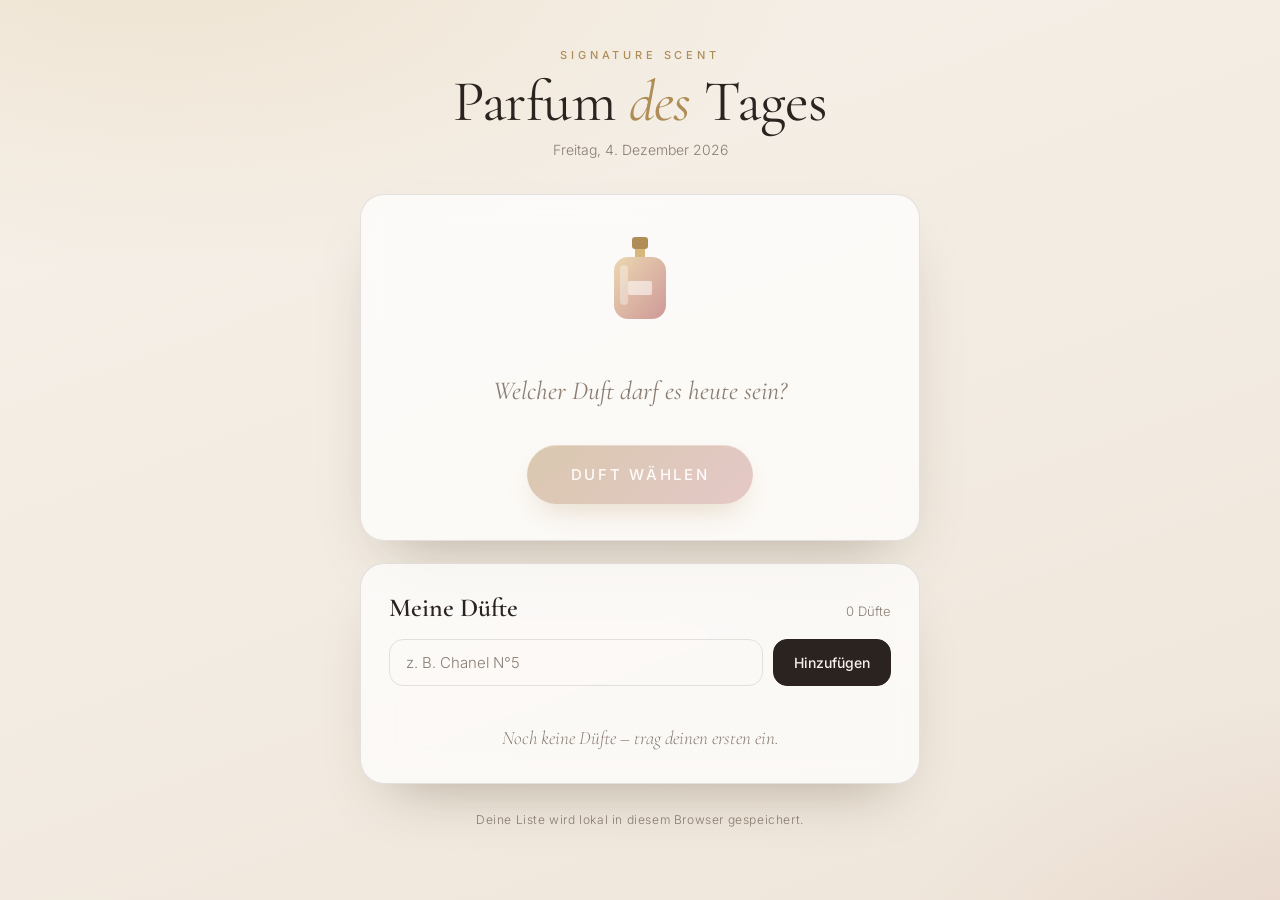
<file: index.html>
<!doctype html>
<html lang="de">
<head>
<meta charset="utf-8">
<meta name="viewport" content="width=device-width, initial-scale=1">
<title>Parfum des Tages</title>
<link rel="preconnect" href="https://fonts.googleapis.com">
<link href="https://fonts.googleapis.com/css2?family=Cormorant+Garamond:ital,wght@0,400;0,600;1,400&family=Inter:wght@300;400;500&display=swap" rel="stylesheet">
<style>
  :root {
    --bg: #f6f1ea;
    --bg-2: #efe6da;
    --card: rgba(255, 255, 255, 0.72);
    --ink: #2a2320;
    --muted: #8a7d72;
    --line: rgba(42, 35, 32, 0.12);
    --gold: #b08d57;
    --gold-2: #d8b77e;
    --rose: #c98d8d;
    --shadow: 0 30px 60px -30px rgba(60, 40, 20, 0.35);
  }
  @media (prefers-color-scheme: dark) {
    :root {
      --bg: #15110f;
      --bg-2: #1e1815;
      --card: rgba(36, 29, 25, 0.75);
      --ink: #f3ebe1;
      --muted: #a39486;
      --line: rgba(243, 235, 225, 0.12);
      --shadow: 0 30px 60px -30px rgba(0, 0, 0, 0.7);
    }
  }

  * { box-sizing: border-box; }
  html, body { margin: 0; }
  body {
    min-height: 100vh;
    font-family: "Inter", system-ui, sans-serif;
    font-weight: 300;
    color: var(--ink);
    background:
      radial-gradient(1200px 600px at 10% -10%, rgba(216, 183, 126, 0.25), transparent 60%),
      radial-gradient(900px 500px at 110% 110%, rgba(201, 141, 141, 0.22), transparent 60%),
      linear-gradient(160deg, var(--bg), var(--bg-2));
    background-attachment: fixed;
    display: flex;
    justify-content: center;
    padding: 48px 16px 64px;
  }

  main { width: 100%; max-width: 560px; }

  header { text-align: center; margin-bottom: 36px; }
  .eyebrow {
    font-size: 11px;
    letter-spacing: 0.35em;
    text-transform: uppercase;
    color: var(--gold);
    font-weight: 500;
  }
  h1 {
    font-family: "Cormorant Garamond", serif;
    font-weight: 400;
    font-size: clamp(40px, 9vw, 58px);
    line-height: 1.05;
    margin: 10px 0 8px;
    letter-spacing: -0.01em;
  }
  h1 em { color: var(--gold); }
  .date { color: var(--muted); font-size: 14px; }

  .card {
    background: var(--card);
    backdrop-filter: blur(14px);
    -webkit-backdrop-filter: blur(14px);
    border: 1px solid var(--line);
    border-radius: 24px;
    box-shadow: var(--shadow);
    padding: 28px;
  }

  /* Bühne */
  .stage {
    position: relative;
    text-align: center;
    padding: 40px 20px 36px;
    overflow: hidden;
  }
  .bottle {
    width: 64px;
    height: 88px;
    margin: 0 auto 22px;
    position: relative;
    transition: transform 0.4s ease;
  }
  .bottle svg { width: 100%; height: 100%; overflow: visible; }
  .stage.spinning .bottle { animation: shake 0.18s ease-in-out infinite alternate; }
  .stage.revealed .bottle { animation: pop 0.7s cubic-bezier(.2,1.6,.4,1); }

  .result {
    min-height: 70px;
    display: flex;
    flex-direction: column;
    align-items: center;
    justify-content: center;
  }
  .result-label {
    font-size: 11px;
    letter-spacing: 0.3em;
    text-transform: uppercase;
    color: var(--muted);
    margin-bottom: 8px;
    height: 14px;
  }
  .result-name {
    font-family: "Cormorant Garamond", serif;
    font-size: clamp(30px, 7vw, 42px);
    line-height: 1.1;
    font-weight: 600;
    word-break: break-word;
  }
  .result-name.placeholder { color: var(--muted); font-weight: 400; font-style: italic; font-size: 26px; }
  .stage.spinning .result-name { filter: blur(1.2px); opacity: 0.75; }
  .stage.revealed .result-name {
    animation: reveal 0.9s cubic-bezier(.2,.8,.2,1);
    background: linear-gradient(90deg, var(--gold), var(--rose), var(--gold));
    background-size: 200% auto;
    -webkit-background-clip: text;
    background-clip: text;
    color: transparent;
    animation: reveal 0.9s cubic-bezier(.2,.8,.2,1), shimmer 4s linear 0.9s infinite;
  }

  .spark {
    position: absolute;
    width: 6px; height: 6px;
    border-radius: 50%;
    pointer-events: none;
    left: 50%; top: 45%;
    animation: burst 1.1s ease-out forwards;
  }

  .go {
    margin-top: 30px;
    appearance: none;
    border: none;
    cursor: pointer;
    font: inherit;
    font-weight: 500;
    font-size: 15px;
    letter-spacing: 0.18em;
    text-transform: uppercase;
    color: #fff;
    padding: 20px 44px;
    border-radius: 999px;
    background: linear-gradient(135deg, var(--gold), var(--rose));
    box-shadow: 0 14px 30px -10px rgba(176, 141, 87, 0.7), inset 0 1px 0 rgba(255,255,255,0.35);
    transition: transform 0.2s ease, box-shadow 0.2s ease, opacity 0.2s;
    position: relative;
    overflow: hidden;
  }
  .go::after {
    content: "";
    position: absolute; inset: 0;
    background: linear-gradient(120deg, transparent 30%, rgba(255,255,255,0.45) 50%, transparent 70%);
    transform: translateX(-120%);
    transition: transform 0.7s ease;
  }
  .go:hover { transform: translateY(-2px); box-shadow: 0 20px 38px -12px rgba(176, 141, 87, 0.8); }
  .go:hover::after { transform: translateX(120%); }
  .go:active { transform: translateY(0) scale(0.98); }
  .go:disabled { opacity: 0.45; cursor: not-allowed; transform: none; }
  .go:focus-visible { outline: 2px solid var(--gold); outline-offset: 4px; }

  /* Liste */
  .list-card { margin-top: 22px; }
  .list-head {
    display: flex; justify-content: space-between; align-items: baseline;
    margin-bottom: 16px;
  }
  h2 {
    font-family: "Cormorant Garamond", serif;
    font-weight: 600;
    font-size: 26px;
    margin: 0;
  }
  .count { color: var(--muted); font-size: 13px; }

  form { display: flex; gap: 10px; }
  input[type="text"] {
    flex: 1;
    min-width: 0;
    font: inherit;
    font-size: 15px;
    color: var(--ink);
    background: transparent;
    border: 1px solid var(--line);
    border-radius: 14px;
    padding: 13px 16px;
    outline: none;
    transition: border-color 0.2s, box-shadow 0.2s;
  }
  input[type="text"]::placeholder { color: var(--muted); }
  input[type="text"]:focus { border-color: var(--gold); box-shadow: 0 0 0 4px rgba(176, 141, 87, 0.15); }
  .add {
    appearance: none;
    font: inherit;
    font-weight: 500;
    font-size: 14px;
    border: 1px solid var(--ink);
    background: var(--ink);
    color: var(--bg);
    border-radius: 14px;
    padding: 0 20px;
    cursor: pointer;
    transition: opacity 0.2s;
  }
  .add:hover { opacity: 0.85; }

  ul { list-style: none; padding: 0; margin: 18px 0 0; }
  li {
    display: flex;
    align-items: center;
    gap: 12px;
    padding: 12px 4px;
    border-top: 1px solid var(--line);
    animation: slideIn 0.35s ease;
  }
  li:first-child { border-top: none; }
  li.active .name { color: var(--gold); font-weight: 500; }
  li.active .dot { background: var(--gold); box-shadow: 0 0 0 4px rgba(176,141,87,0.2); }
  li.removing { animation: slideOut 0.25s ease forwards; }
  .dot {
    width: 7px; height: 7px; border-radius: 50%;
    background: var(--line);
    flex-shrink: 0;
    transition: background 0.2s, box-shadow 0.2s;
  }
  .name { flex: 1; font-size: 15px; word-break: break-word; transition: color 0.15s; }
  .del {
    appearance: none;
    border: none;
    background: transparent;
    color: var(--muted);
    cursor: pointer;
    width: 32px; height: 32px;
    border-radius: 50%;
    font-size: 18px;
    line-height: 1;
    opacity: 0.5;
    transition: opacity 0.2s, background 0.2s, color 0.2s;
  }
  li:hover .del, .del:focus-visible { opacity: 1; }
  .del:hover { background: rgba(201, 141, 141, 0.15); color: var(--rose); }

  .empty {
    text-align: center;
    color: var(--muted);
    font-style: italic;
    font-family: "Cormorant Garamond", serif;
    font-size: 19px;
    padding: 22px 0 6px;
  }

  footer { text-align: center; margin-top: 28px; color: var(--muted); font-size: 12px; letter-spacing: 0.05em; }

  @keyframes shake {
    from { transform: rotate(-7deg) translateY(0); }
    to   { transform: rotate(7deg) translateY(-3px); }
  }
  @keyframes pop {
    0% { transform: scale(0.8); }
    100% { transform: scale(1); }
  }
  @keyframes reveal {
    0% { opacity: 0; transform: translateY(14px) scale(0.92); letter-spacing: 0.2em; filter: blur(6px); }
    100% { opacity: 1; transform: none; letter-spacing: normal; filter: blur(0); }
  }
  @keyframes shimmer { to { background-position: 200% center; } }
  @keyframes burst {
    0% { transform: translate(-50%, -50%) scale(1); opacity: 1; }
    100% { transform: translate(calc(-50% + var(--x)), calc(-50% + var(--y))) scale(0.2); opacity: 0; }
  }
  @keyframes slideIn { from { opacity: 0; transform: translateY(-6px); } to { opacity: 1; transform: none; } }
  @keyframes slideOut { to { opacity: 0; transform: translateX(20px); } }

  @media (prefers-reduced-motion: reduce) {
    *, *::before, *::after { animation-duration: 0.01ms !important; animation-iteration-count: 1 !important; transition: none !important; }
  }
</style>
</head>
<body>
<main>
  <header>
    <div class="eyebrow">Signature Scent</div>
    <h1>Parfum <em>des</em> Tages</h1>
    <div class="date" id="date"></div>
  </header>

  <section class="card stage" id="stage" aria-live="polite">
    <div class="bottle" aria-hidden="true">
      <svg viewBox="0 0 64 88">
        <defs>
          <linearGradient id="glass" x1="0" y1="0" x2="1" y2="1">
            <stop offset="0" stop-color="#e9d3a8"/>
            <stop offset="1" stop-color="#c98d8d"/>
          </linearGradient>
        </defs>
        <rect x="24" y="2" width="16" height="12" rx="3" fill="#b08d57"/>
        <rect x="27" y="14" width="10" height="8" fill="#d8b77e"/>
        <rect x="6" y="22" width="52" height="62" rx="14" fill="url(#glass)" opacity="0.9"/>
        <rect x="12" y="30" width="8" height="40" rx="4" fill="#fff" opacity="0.35"/>
        <rect x="20" y="46" width="24" height="14" rx="2" fill="#fff" opacity="0.55"/>
      </svg>
    </div>
    <div class="result">
      <div class="result-label" id="resultLabel"></div>
      <div class="result-name placeholder" id="resultName">Welcher Duft darf es heute sein?</div>
    </div>
    <button class="go" id="go">Duft wählen</button>
  </section>

  <section class="card list-card">
    <div class="list-head">
      <h2>Meine Düfte</h2>
      <span class="count" id="count"></span>
    </div>
    <form id="form" autocomplete="off">
      <input type="text" id="input" placeholder="z. B. Chanel N°5" maxlength="80" aria-label="Neuer Duft">
      <button class="add" type="submit">Hinzufügen</button>
    </form>
    <ul id="list"></ul>
  </section>

  <footer>Deine Liste wird lokal in diesem Browser gespeichert.</footer>
</main>

<script>
  const STORE = "parfum-des-tages:list";
  const LAST = "parfum-des-tages:last";

  const $ = (id) => document.getElementById(id);
  const stage = $("stage"), go = $("go"), resultName = $("resultName"), resultLabel = $("resultLabel");
  const list = $("list"), form = $("form"), input = $("input"), count = $("count");

  function load(key, fallback) {
    try { const v = localStorage.getItem(key); return v ? JSON.parse(v) : fallback; }
    catch { return fallback; }
  }
  function save(key, value) {
    try { localStorage.setItem(key, JSON.stringify(value)); } catch {}
  }

  let perfumes = load(STORE, []);
  let spinning = false;

  $("date").textContent = new Date().toLocaleDateString("de-DE", {
    weekday: "long", day: "numeric", month: "long", year: "numeric"
  });

  function render() {
    list.innerHTML = "";
    if (!perfumes.length) {
      list.innerHTML = '<li class="empty" style="border:none;display:block">Noch keine Düfte – trag deinen ersten ein.</li>';
    }
    perfumes.forEach((p, i) => {
      const li = document.createElement("li");
      li.dataset.index = i;
      li.innerHTML = '<span class="dot"></span><span class="name"></span><button class="del" aria-label="Entfernen">×</button>';
      li.querySelector(".name").textContent = p;
      li.querySelector(".del").addEventListener("click", () => remove(i, li));
      list.appendChild(li);
    });
    count.textContent = perfumes.length === 1 ? "1 Duft" : `${perfumes.length} Düfte`;
    go.disabled = perfumes.length === 0;
  }

  function remove(i, li) {
    if (spinning) return;
    li.classList.add("removing");
    setTimeout(() => { perfumes.splice(i, 1); save(STORE, perfumes); render(); }, 230);
  }

  form.addEventListener("submit", (e) => {
    e.preventDefault();
    const name = input.value.trim();
    if (!name) return;
    if (perfumes.some((p) => p.toLowerCase() === name.toLowerCase())) {
      input.select();
      return;
    }
    perfumes.push(name);
    save(STORE, perfumes);
    input.value = "";
    render();
    input.focus();
  });

  function highlight(i) {
    list.querySelectorAll("li").forEach((li) => li.classList.toggle("active", Number(li.dataset.index) === i));
  }

  function sparkle() {
    const colors = ["#b08d57", "#d8b77e", "#c98d8d", "#f0d9b5"];
    for (let k = 0; k < 26; k++) {
      const s = document.createElement("span");
      s.className = "spark";
      const angle = Math.random() * Math.PI * 2;
      const dist = 80 + Math.random() * 120;
      s.style.setProperty("--x", Math.cos(angle) * dist + "px");
      s.style.setProperty("--y", Math.sin(angle) * dist + "px");
      s.style.background = colors[k % colors.length];
      s.style.animationDelay = Math.random() * 0.15 + "s";
      stage.appendChild(s);
      setTimeout(() => s.remove(), 1400);
    }
  }

  function pick() {
    if (spinning || !perfumes.length) return;
    spinning = true;
    go.disabled = true;
    stage.classList.remove("revealed");
    stage.classList.add("spinning");
    resultName.classList.remove("placeholder");
    resultLabel.textContent = "";

    // Vermeide nach Möglichkeit denselben Duft wie beim letzten Mal
    const last = load(LAST, null);
    let pool = perfumes.map((_, i) => i);
    if (perfumes.length > 1) pool = pool.filter((i) => perfumes[i] !== last);
    const target = pool[Math.floor(Math.random() * pool.length)];

    const steps = 22 + Math.floor(Math.random() * 6);
    let step = 0, idx = Math.floor(Math.random() * perfumes.length);

    const tick = () => {
      step++;
      if (step >= steps) idx = target;
      else idx = perfumes.length > 1 ? (idx + 1 + Math.floor(Math.random() * (perfumes.length - 1))) % perfumes.length : 0;

      resultName.textContent = perfumes[idx];
      highlight(idx);

      if (step < steps) {
        // langsamer werdend (ease-out)
        const t = step / steps;
        setTimeout(tick, 45 + Math.pow(t, 3) * 320);
      } else {
        finish(target);
      }
    };
    tick();
  }

  function finish(i) {
    stage.classList.remove("spinning");
    void stage.offsetWidth; // Animation neu starten
    stage.classList.add("revealed");
    resultLabel.textContent = "Heute trägst du";
    resultName.textContent = perfumes[i];
    highlight(i);
    sparkle();
    save(LAST, perfumes[i]);
    spinning = false;
    go.disabled = false;
    go.textContent = "Nochmal wählen";
  }

  go.addEventListener("click", pick);
  render();
</script>
</body>
</html>
</file>
